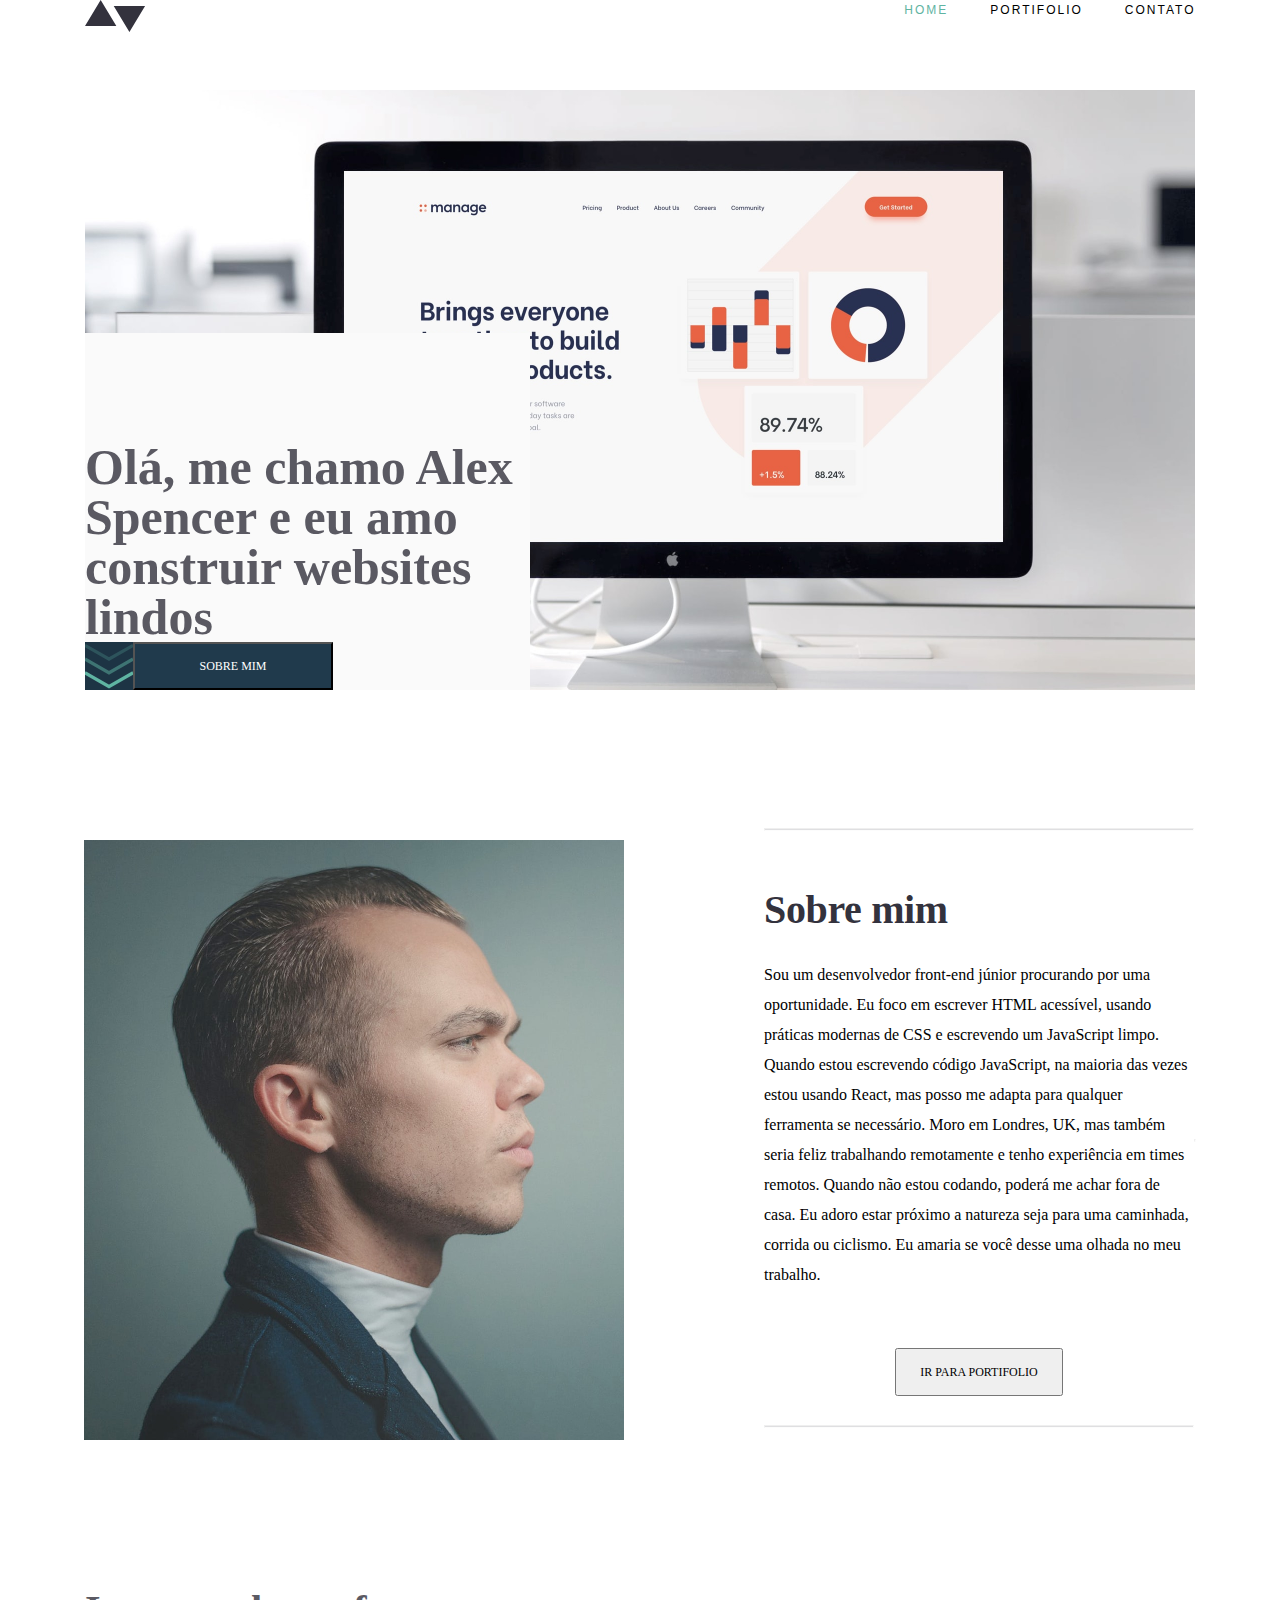
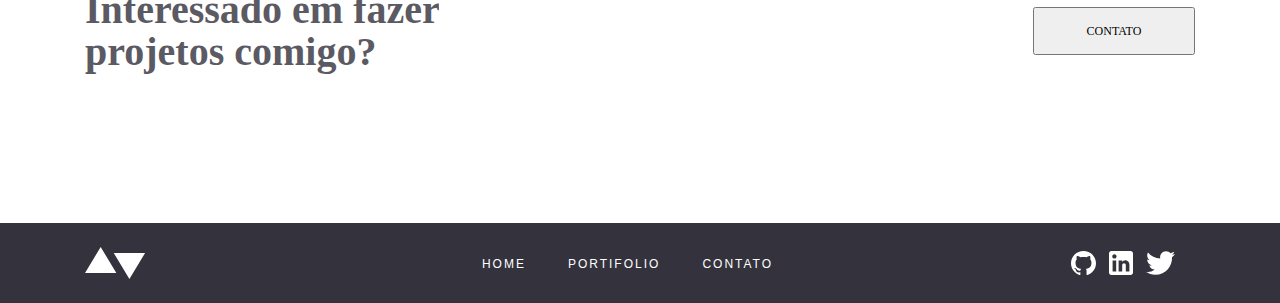
<file: pages/home/index.html>
<!DOCTYPE html>
<html lang="pt-BR">

<head>
    <meta charset="UTF-8">
    <meta http-equiv="X-UA-Compatible" content="IE=edge">
    <meta name="viewport" content="width=device-width, initial-scale=1.0">
    
    <link rel="stylesheet" href="./home.css">
    <link rel="stylesheet" href="../../css/global.css">
    <link rel="stylesheet" href="../../css/header.css">
    <link rel="stylesheet" href="../../css/footer.css">
    <title>Home</title>
</head>

<body>
 

<header>
    <a href="./home.html">
        <img src="../../assets/logo-dark.svg" alt="logo-dark">
    </a>
            <nav>
                <a class="navigation-item active" href="./index.html">HOME</a>
                <a class="navigation-item" href="../portfolio/portifolio.html">PORTIFOLIO</a>
                <a class="navigation-item" href="">CONTATO</a>
            </nav>
</header>

<main>
           <section class="hero">

               <div class="hero_container">
                   <p>Olá, me chamo Alex Spencer e eu amo construir websites lindos</p>
                   
                   <div class="button_container">
                       <img src="../../assets/icons/down-arrows.svg"  alt="down-arrows image" >
                       <a href="#sobre">
                           <button >SOBRE MIM</button>
                       </a>
                    </div>
                    
                    
                    
                </div>
                
            </section> 

            <div class="sobre" id="sobre">
                <img src="../../assets/home/image-homepage-profile.jpg" alt="imageprofile" height="600px" width="540">

                <div class="about">
                    <hr>
                    <p>
                    <h2 class="about-title">Sobre mim</h2>
                    Sou um desenvolvedor front-end júnior procurando por uma oportunidade. Eu foco em escrever HTML
                    acessível, usando práticas modernas de CSS e escrevendo um JavaScript limpo. Quando estou escrevendo
                    código JavaScript, na maioria das vezes estou usando React, mas posso me adapta para qualquer
                    ferramenta
                    se necessário. Moro em Londres, UK, mas também seria feliz trabalhando remotamente e tenho
                    experiência
                    em times remotos. Quando não estou codando, poderá me achar fora de casa. Eu adoro estar próximo a
                    natureza seja para uma caminhada, corrida ou ciclismo. Eu amaria se você desse uma olhada no meu
                    trabalho.
                    </p>
                    <a href="../portfolio/portifolio.html">
                        <button>IR PARA PORTIFOLIO</button>
                    </a>
                    <hr>
                </div>
                <hr>
            </div>

            <div class="contato">
                <p>Interessado em fazer projetos comigo?</p>
                <a href="../home/contato.html">
                    <button>CONTATO</button>
                </a>
            </div>

</main>


<footer >
    <div class="backgroundfooter">
            
                <img src="../../assets/logo-light.svg" alt="logo-light">

            

            <nav class="navigation">
                <a class="navigation-item" href="../home/home.html">HOME</a>
                <a class="navigation-item" href="../portfolio/portifolio.html">PORTIFOLIO</a>
                <a class="navigation-item" href="">CONTATO</a>
            </nav>

            <div class="social-media">
                <img class="social-media-item " src="../../assets/icons/github-light.svg" alt="github">
                <img class="social-media-item " src="../../assets/icons/linkedin-light.svg" alt="linkedin">
                <img class="social-media-item " src="../../assets/icons/twitter-light.svg" alt="twitter">
                
                
            </div>

        </div>
</footer>

</body>

</html>
</file>
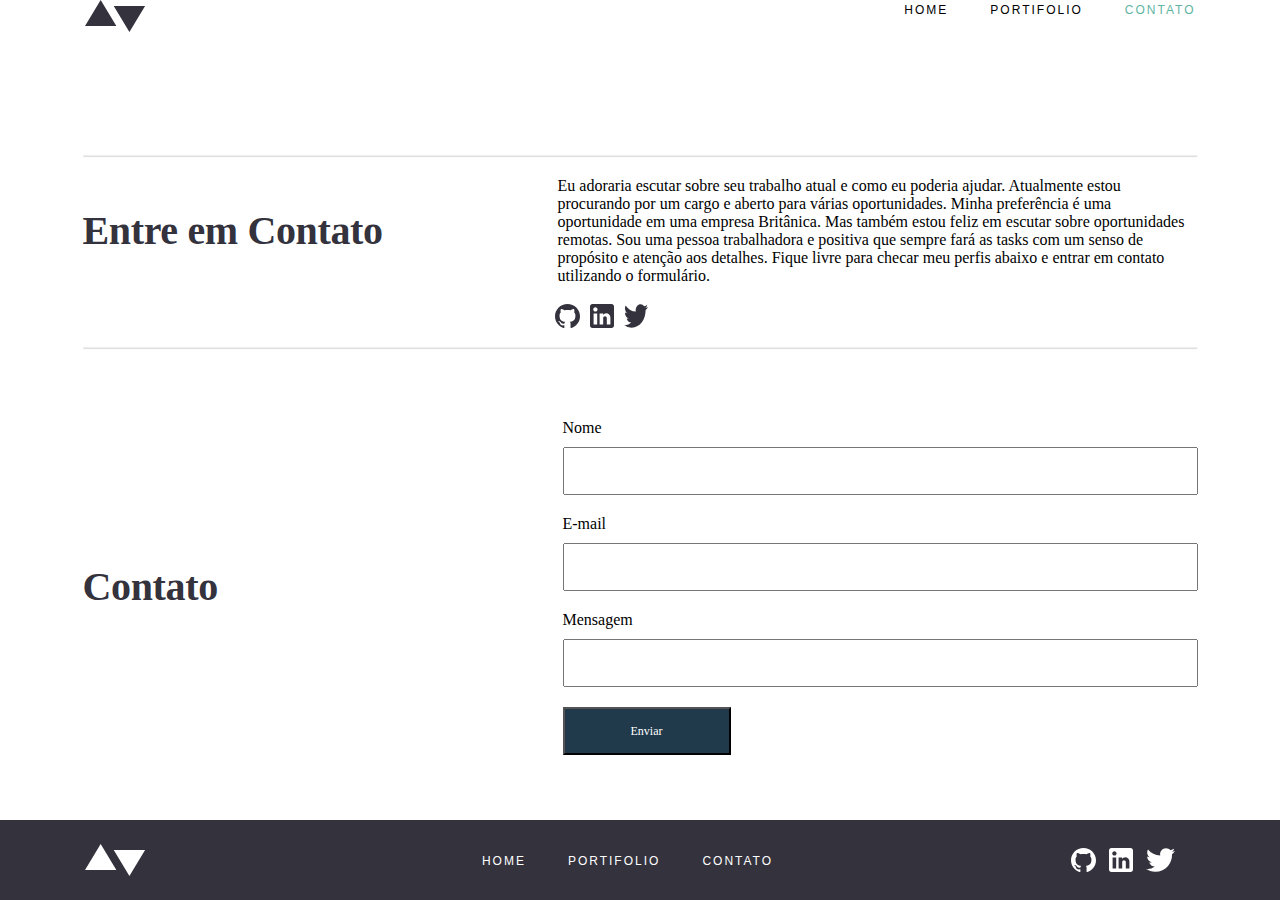
<file: pages/home/contato.html>
<!DOCTYPE html>
<html lang="pt-BR">
  <head>
    <meta charset="UTF-8" />
    <meta http-equiv="X-UA-Compatible" content="IE=edge" />
    <meta name="viewport" content="width=device-width, initial-scale=1.0" />

    <link rel="stylesheet" href="../../css/global.css" />
    <link rel="stylesheet" href="../../css/header.css" />
    <link rel="stylesheet" href="../../css/footer.css" />
    <link rel="stylesheet" href="./contato.css" />
    <title>CONTATO</title>
  </head>

  <body>
    <header>
      <a href="./home.html">
        <img src="../../assets/logo-dark.svg" alt="logo-dark" />
      </a>
      <nav>
        <a class="navigation-item" href="./home.html">HOME</a>
        <a class="navigation-item" href="../portfolio/portifolio.html"
          >PORTIFOLIO</a
        >
        <a class="navigation-item active" href="">CONTATO</a>
      </nav>
    </header>

    <main>
      <hr />
      <div class="contact_container">
        <h2>Entre em Contato</h2>
        <span
          >Eu adoraria escutar sobre seu trabalho atual e como eu poderia
          ajudar. Atualmente estou procurando por um cargo e aberto para várias
          oportunidades. Minha preferência é uma oportunidade em uma empresa
          Britânica. Mas também estou feliz em escutar sobre oportunidades
          remotas. Sou uma pessoa trabalhadora e positiva que sempre fará as
          tasks com um senso de propósito e atenção aos detalhes. Fique livre
          para checar meu perfis abaixo e entrar em contato utilizando o
          formulário.</span
        >
      </div>

      <div class="space_down">
        <img src="../../assets/icons/github-dark.svg" alt="" />
        <img src="../../assets/icons/linkedin-dark.svg" alt="" />
        <img src="../../assets/icons/twitter-dark.svg" alt="" />
      </div>
      <hr />
      <div class="input_container">
        <h2>Contato</h2>
        <div class="contact_inputs">
          <label for="nome">Nome</label>
          <input type="text" />
          <label for="email">E-mail</label>
          <input type="text" />
          <label for="mensagem">Mensagem</label>
          <input type="text" />
          <button>Enviar</button>
        </div>
      </div>
    </main>

    <footer>
      <div class="backgroundfooter">
        <img src="../../assets/logo-light.svg" alt="logo-light" />

        <nav class="navigation">
          <a class="navigation-item" href="../home/home.html">HOME</a>
          <a class="navigation-item" href="../portfolio/portifolio.html"
            >PORTIFOLIO</a
          >
          <a class="navigation-item" href="">CONTATO</a>
        </nav>

        <div class="social-media">
          <img
            class="social-media-item"
            src="../../assets/icons/github-light.svg"
            alt="github"
          />
          <img
            class="social-media-item"
            src="../../assets/icons/linkedin-light.svg"
            alt="linkedin"
          />
          <img
            class="social-media-item"
            src="../../assets/icons/twitter-light.svg"
            alt="twitter"
          />
        </div>
      </div>
    </footer>
  </body>
</html>
</file>
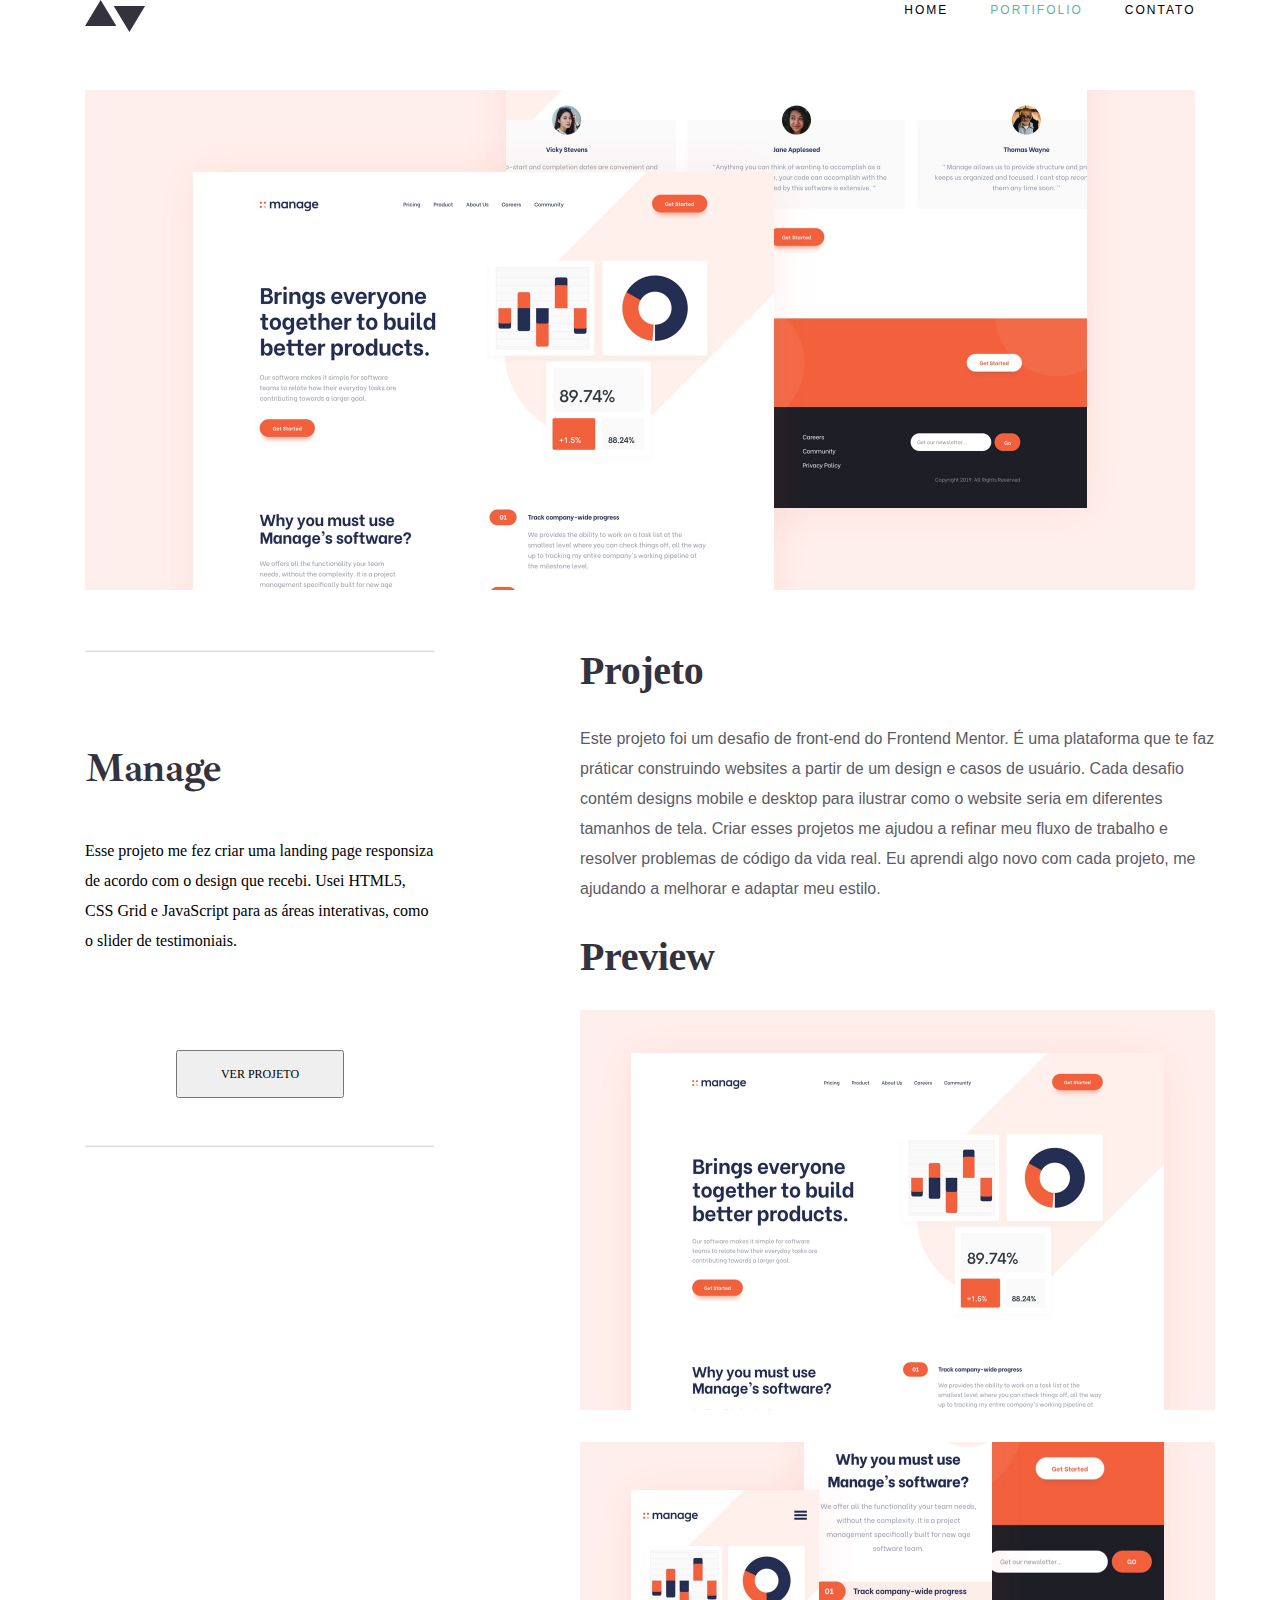
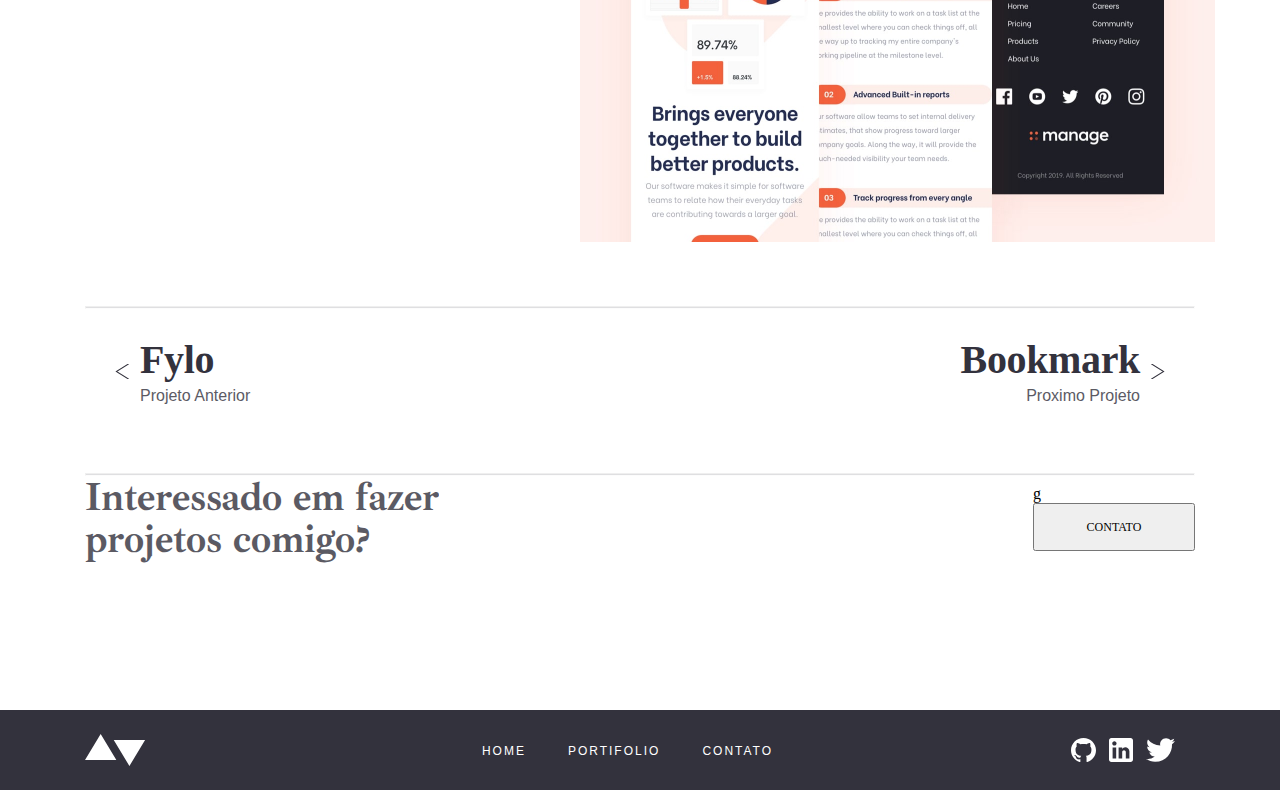
<file: pages/portfolio-01-manage/manage.html>
<!DOCTYPE html>
<html lang="pt-BR">
  <head>
    <meta charset="UTF-8" />
    <meta name="viewport" content="width=device-width, initial-scale=1.0" />
    <link rel="preconnect" href="https://fonts.googleapis.com">
    <link rel="preconnect" href="https://fonts.gstatic.com" crossorigin>
    <link href="https://fonts.googleapis.com/css2?family=Ibarra+Real+Nova:ital,wght@0,400..700;1,400..700&display=swap" rel="stylesheet">
    <link rel="stylesheet" href="./manage.css" />
    <link rel="stylesheet" href="../../css/global.css" />
    <link rel="stylesheet" href="../../css/header.css" />
    <link rel="stylesheet" href="../../css/footer.css" />

    <title>Manage</title>
  </head>
  <body>
    <header>
      <a href="../home/home.html">
        <img src="../../assets/logo-dark.svg" alt="logo-dark" />
      </a>
      <nav>
        <a class="navigation-item" href="../home/home.html">HOME</a>
        <a class="navigation-item active" href="../portfolio/portifolio.html"
          >PORTIFOLIO</a
        >
        <a class="navigation-item" href="">CONTATO</a>
      </nav>
    </header>


    <main>
      <img
        src="../../assets/portfolio/manage/image-manage-hero.jpg"
        height="500px"
        width="1110px"
        alt="image_manage_hero"
      />

      <section class="main_section">
        <aside >
          
            <hr>
            <p>
            <h2>Manage</h2>
            Esse projeto me fez criar uma landing page responsiza de acordo com o design que recebi. Usei HTML5, CSS Grid e JavaScript para as áreas interativas, como o slider de testimoniais.
            
            </p>
            <a href="../portfolio-01-manage/manage.html">
              <button>VER PROJETO</button>
            </a>
            <hr> 
    
        </aside>

        <div class="main_previews">
          <h2>Projeto</h2>
          <p>
            Este projeto foi um desafio de front-end do Frontend Mentor. É uma
            plataforma que te faz práticar construindo websites a partir de um
            design e casos de usuário. Cada desafio contém designs mobile e
            desktop para ilustrar como o website seria em diferentes tamanhos de
            tela. Criar esses projetos me ajudou a refinar meu fluxo de trabalho
            e resolver problemas de código da vida real. Eu aprendi algo novo
            com cada projeto, me ajudando a melhorar e adaptar meu estilo.
          </p>
          <h2>Preview</h2>
          <img
            src="../../assets/portfolio/manage/image-manage-preview-1.jpg"
            alt="image preview 1"
            width="635px"
          />
          <img
            src="../../assets/portfolio/manage/image-manage-preview-2.jpg"
            alt="image preview 2"
            width="635px"
          />
        </div>
      </section>
      <hr>


      <section class="carousel">
        
        <div class="container_carousel  ">
          <a href="../portfolio-04-fylo/fylo.html">
          <img src="../../assets/icons/arrow-left.svg" alt="arrow left" >
          </a>
            <div class="title_carousel left">
              <h2>Fylo</h2>
              <p>Projeto Anterior</p>
            </div>   
        </div>
       
        <div class="container_carousel ">
          <div class="title_carousel right">
            <h2>Bookmark</h2>
            <p>Proximo Projeto</p>
          </div>
          <a href="../portfolio-02-bookmark/bookmark.html">
            <img src="../../assets/icons/arrow-right.svg" alt="arrow right" >
          </a>
        </div>
      </section>
      <hr>

      <section class="contato">
        <p>Interessado em fazer projetos comigo?</p>
        <a href="../home/contato.html">g
          <button>CONTATO</button>
        </a>
      </section>
    </main>
    <footer >
      <div class="backgroundfooter">
              
                  <img src="../../assets/logo-light.svg" alt="logo-light">
  
              
  
              <nav class="navigation">
                  <a class="navigation-item" href="../home/home.html">HOME</a>
                  <a class="navigation-item" href="../portfolio/portifolio.html">PORTIFOLIO</a>
                  <a class="navigation-item" href="">CONTATO</a>
              </nav>
  
              <div class="social-media">
                  <img class="social-media-item " src="../../assets/icons/github-light.svg" alt="github">
                  <img class="social-media-item " src="../../assets/icons/linkedin-light.svg" alt="linkedin">
                  <img class="social-media-item " src="../../assets/icons/twitter-light.svg" alt="twitter">
                  
                  
              </div>
  
          </div>
  </footer>
  </body>
</html>
</file>
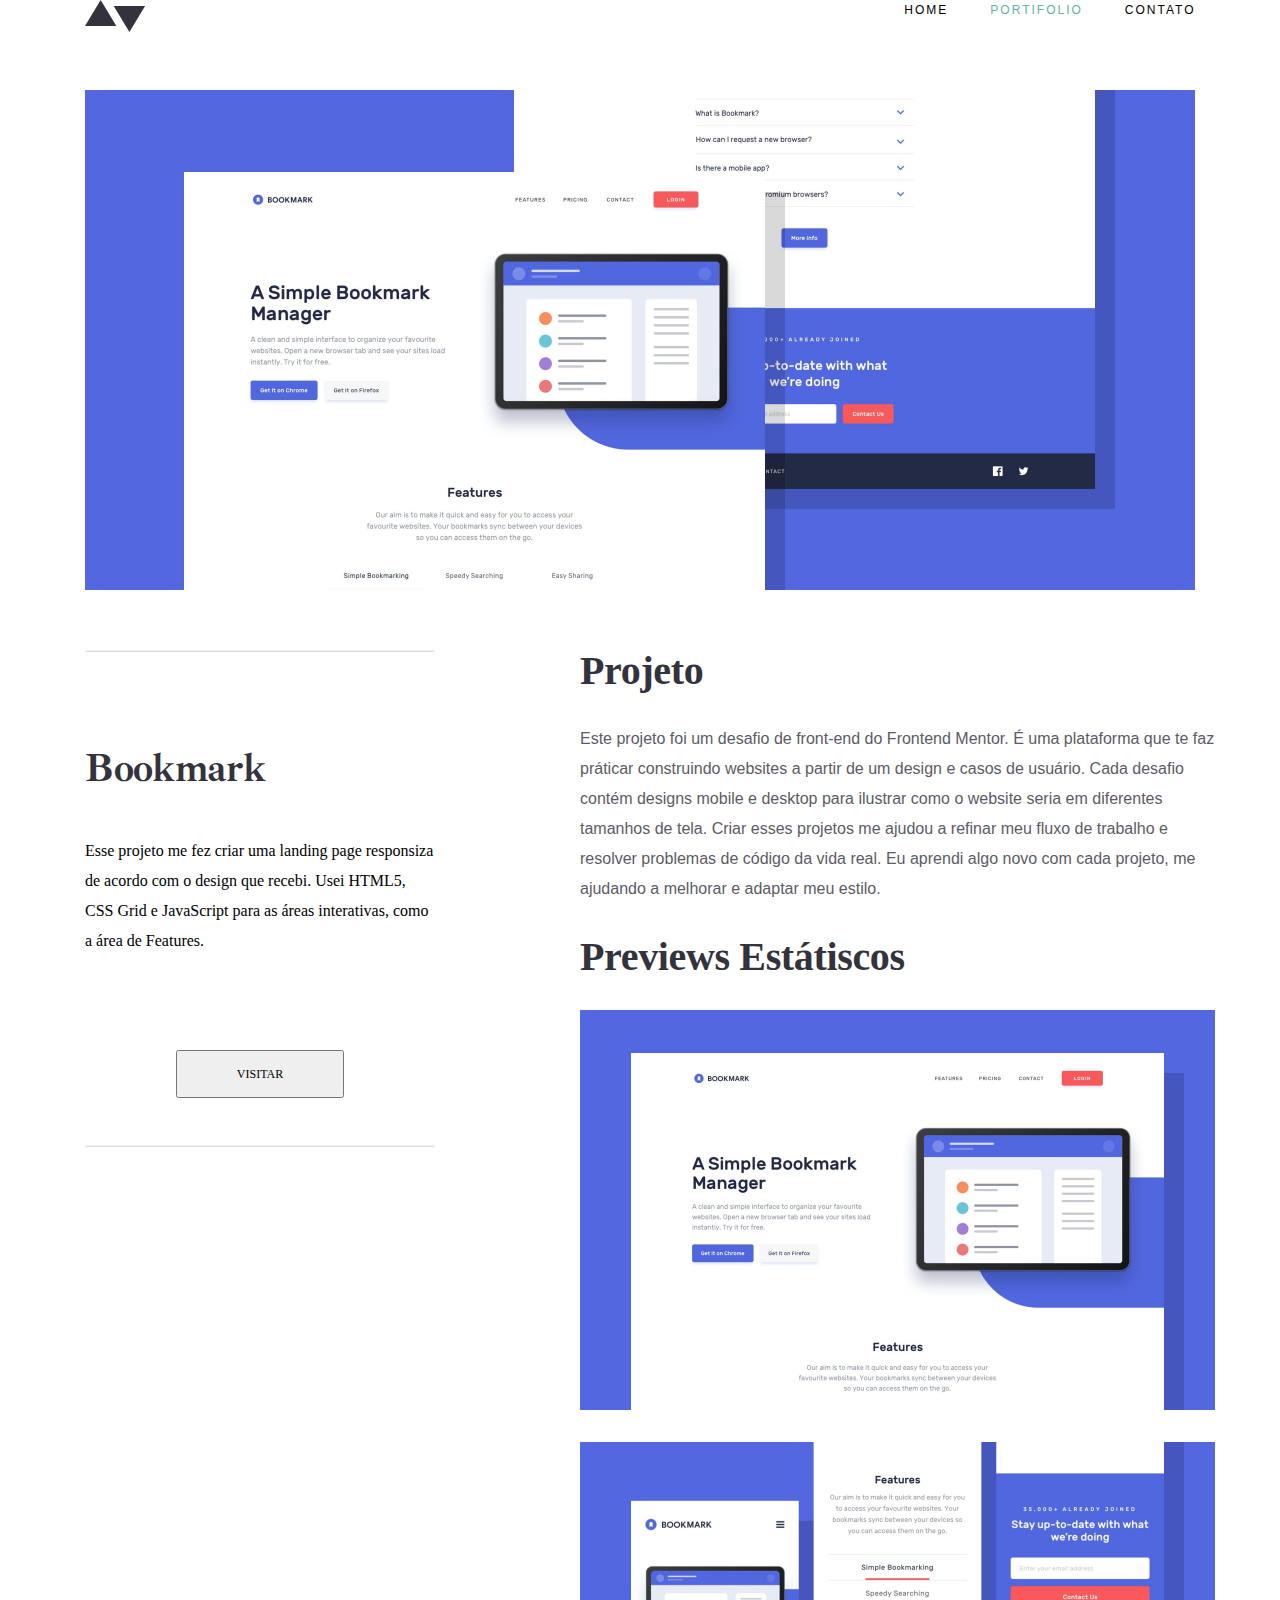
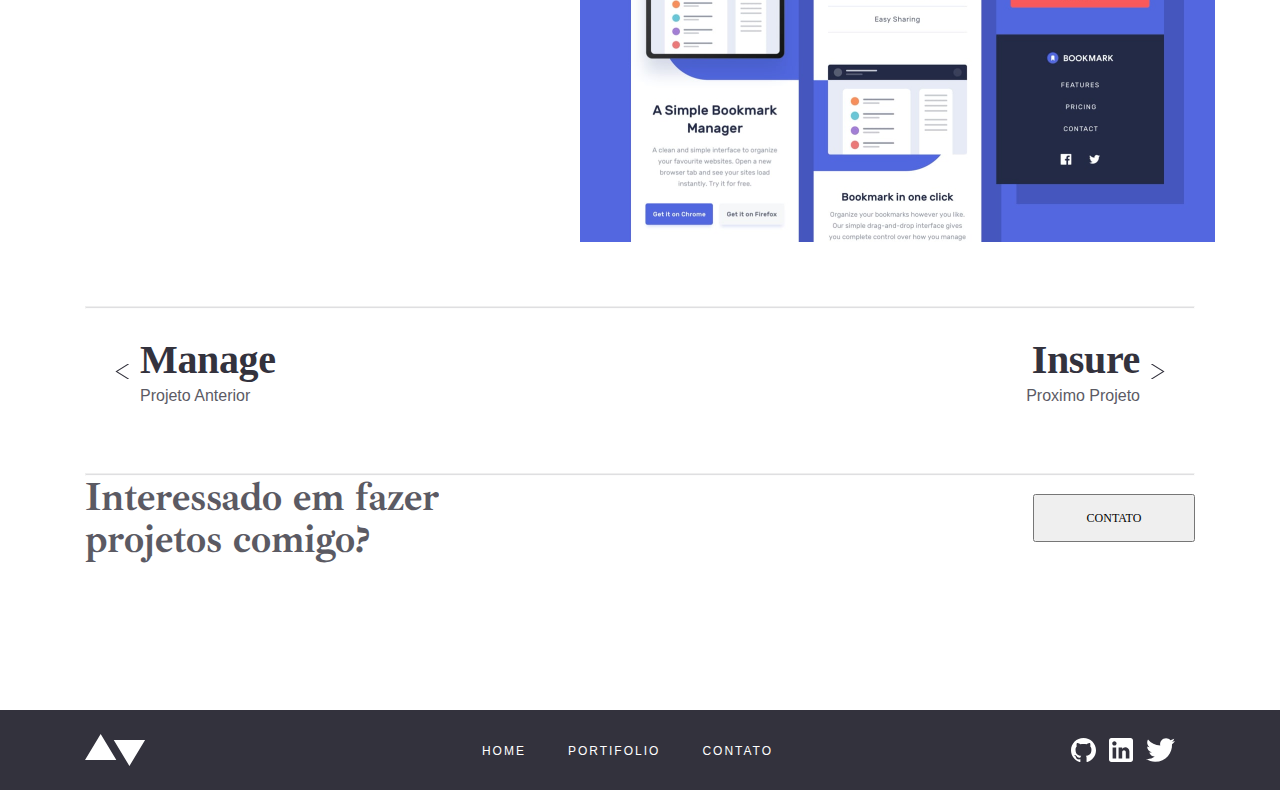
<file: pages/portfolio-02-bookmark/bookmark.html>
<!DOCTYPE html>
<html lang="pt-BR">
  <head>
    <meta charset="UTF-8" />
    <meta name="viewport" content="width=device-width, initial-scale=1.0" />
    <link rel="preconnect" href="https://fonts.googleapis.com">
    <link rel="preconnect" href="https://fonts.gstatic.com" crossorigin>
    <link href="https://fonts.googleapis.com/css2?family=Ibarra+Real+Nova:ital,wght@0,400..700;1,400..700&display=swap" rel="stylesheet">
    <link rel="stylesheet" href="../portfolio-01-manage/manage.css" />
    <link rel="stylesheet" href="../../css/global.css" />
    <link rel="stylesheet" href="../../css/header.css" />
    <link rel="stylesheet" href="../../css/footer.css" />

    <title>Bookmark</title>
  </head>
  <body>
    <header>
      <a href="../home/home.html">
        <img src="../../assets/logo-dark.svg" alt="logo-dark" />
      </a>
      <nav>
        <a class="navigation-item" href="../home/home.html">HOME</a>
        <a class="navigation-item active" href="../portfolio/portifolio.html"
          >PORTIFOLIO</a
        >
        <a class="navigation-item" href="">CONTATO</a>
      </nav>
    </header>
    <main>
      <img
        src="../../assets/portfolio/bookmark/image-bookmark-hero.jpg"
        height="500px"
        width="1110px"
        alt="image_bookmark_hero"
      />

      <section class="main_section">
        <aside >
          
            <hr>
            <p>
            <h2>Bookmark</h2>
            Esse projeto me fez criar uma landing page responsiza de acordo com o design que recebi. Usei HTML5, CSS Grid e JavaScript para as áreas interativas, como a área de Features.
            
            </p>
            <a href="../portfolio-02-bookmark/bookmark.html">
              <button>VISITAR</button>
            </a>
            <hr> 
    
        </aside>

        <div class="main_previews">
          <h2>Projeto</h2>
          <p>
            Este projeto foi um desafio de front-end do Frontend Mentor. É uma
            plataforma que te faz práticar construindo websites a partir de um
            design e casos de usuário. Cada desafio contém designs mobile e
            desktop para ilustrar como o website seria em diferentes tamanhos de
            tela. Criar esses projetos me ajudou a refinar meu fluxo de trabalho
            e resolver problemas de código da vida real. Eu aprendi algo novo
            com cada projeto, me ajudando a melhorar e adaptar meu estilo.
          </p>
          <h2>Previews Estátiscos</h2>
          <img
            src="../../assets/portfolio/bookmark/image-bookmark-preview-1.jpg"
            alt="image preview 1"
            width="635px"
          />
          <img
            src="../../assets/portfolio/bookmark/image-bookmark-preview-2.jpg"
            alt="image preview 2"
            width="635px"
          />
        </div>
      </section>
      
      <hr>

      <section class="carousel">
        <div class="container_carousel  ">
          <a href="../portfolio-01-manage/manage.html">
          <img src="../../assets/icons/arrow-left.svg" alt="arrow left" >
          </a>
            <div class="title_carousel left">
              <h2>Manage</h2>
              <p>Projeto Anterior</p>
            </div>
        </div>
       
        <div class="container_carousel ">
          <div class="title_carousel right">
            <h2>Insure</h2>
            <p>Proximo Projeto</p>
          </div>
         <a href="../portfolio-03-insure/insure.html">
           <img src="../../assets/icons/arrow-right.svg" alt="arrow right" >
         </a>
        </div>
      </section>
      <hr>

      <section class="contato">
        <p>Interessado em fazer projetos comigo?</p>
        <button>CONTATO</button>
      </section>
    </main>
    <footer >
      <div class="backgroundfooter">
              
                  <img src="../../assets/logo-light.svg" alt="logo-light">
  
              
  
              <nav class="navigation">
                  <a class="navigation-item" href="../home/home.html">HOME</a>
                  <a class="navigation-item" href="../portfolio/portifolio.html">PORTIFOLIO</a>
                  <a class="navigation-item" href="">CONTATO</a>
              </nav>
  
              <div class="social-media">
                  <img class="social-media-item " src="../../assets/icons/github-light.svg" alt="github">
                  <img class="social-media-item " src="../../assets/icons/linkedin-light.svg" alt="linkedin">
                  <img class="social-media-item " src="../../assets/icons/twitter-light.svg" alt="twitter">
                  
                  
              </div>
  
          </div>
  </footer>
  </body>
</html>
</file>
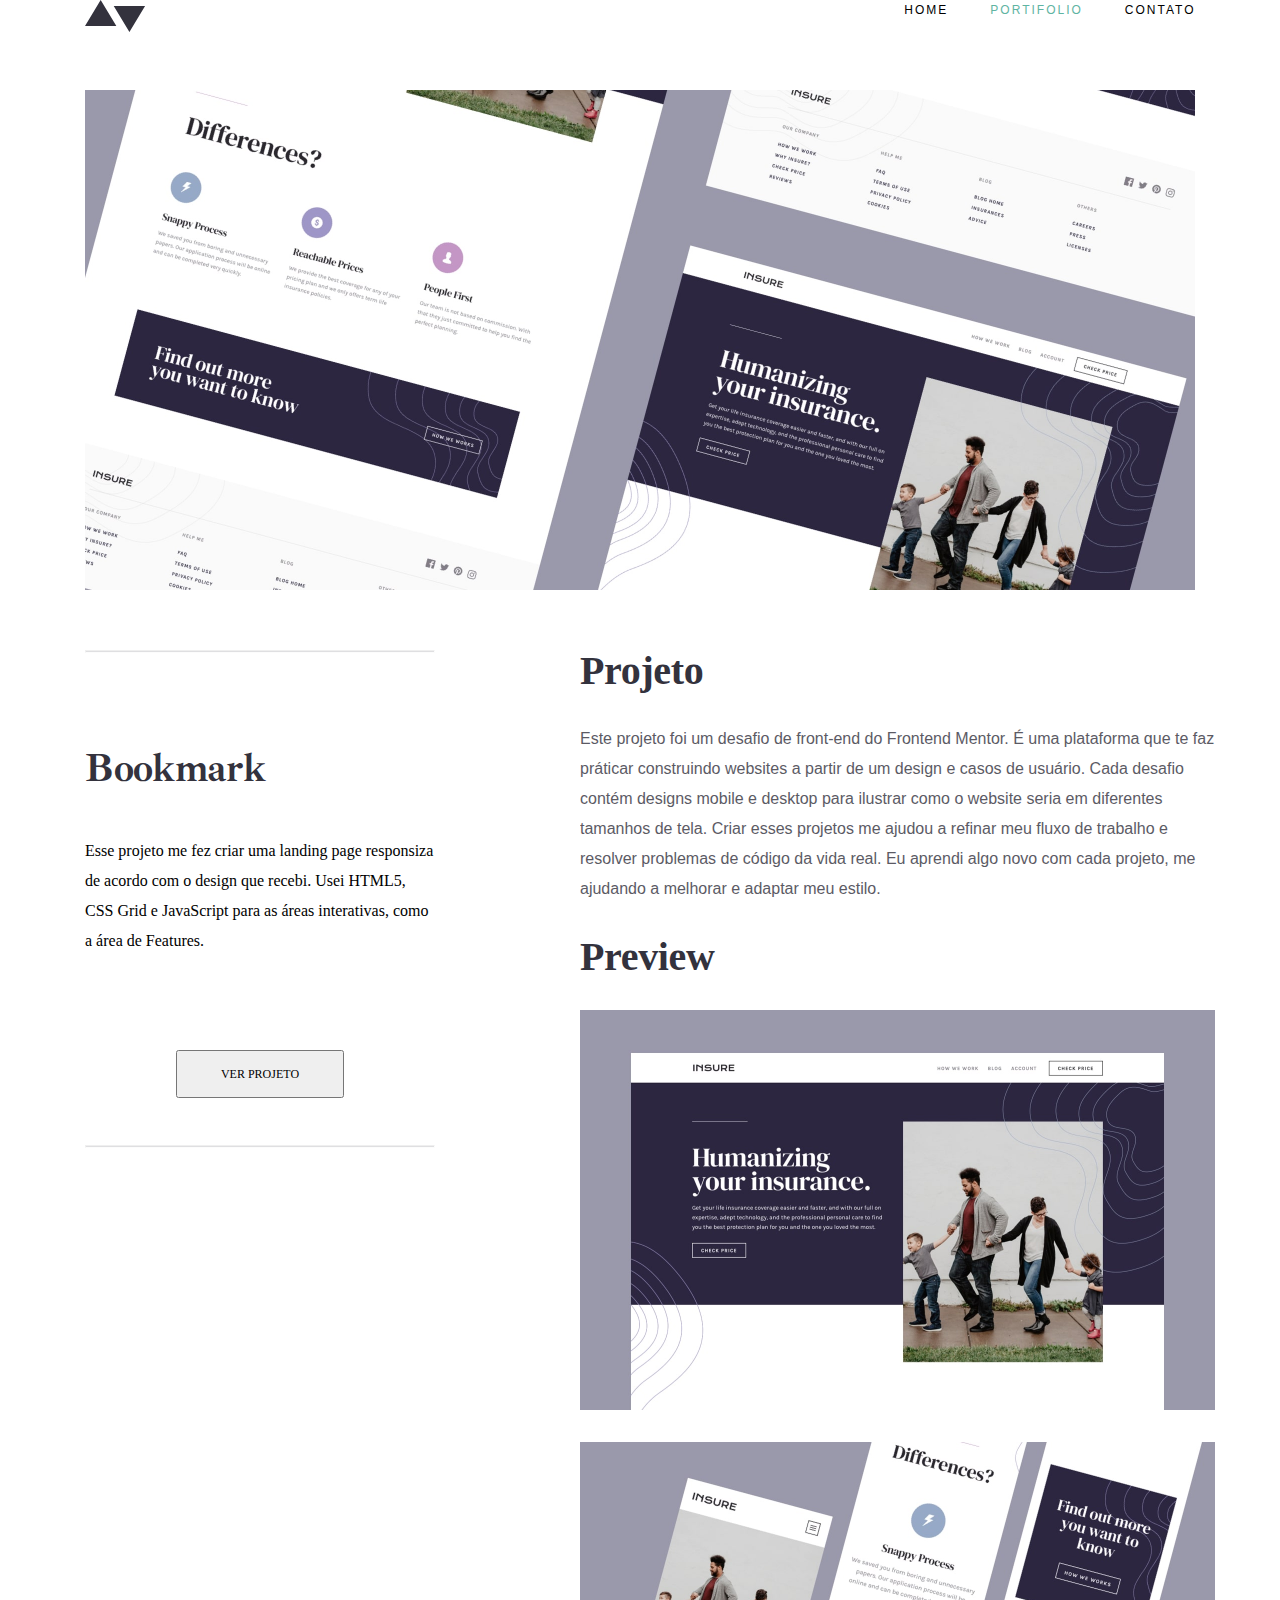
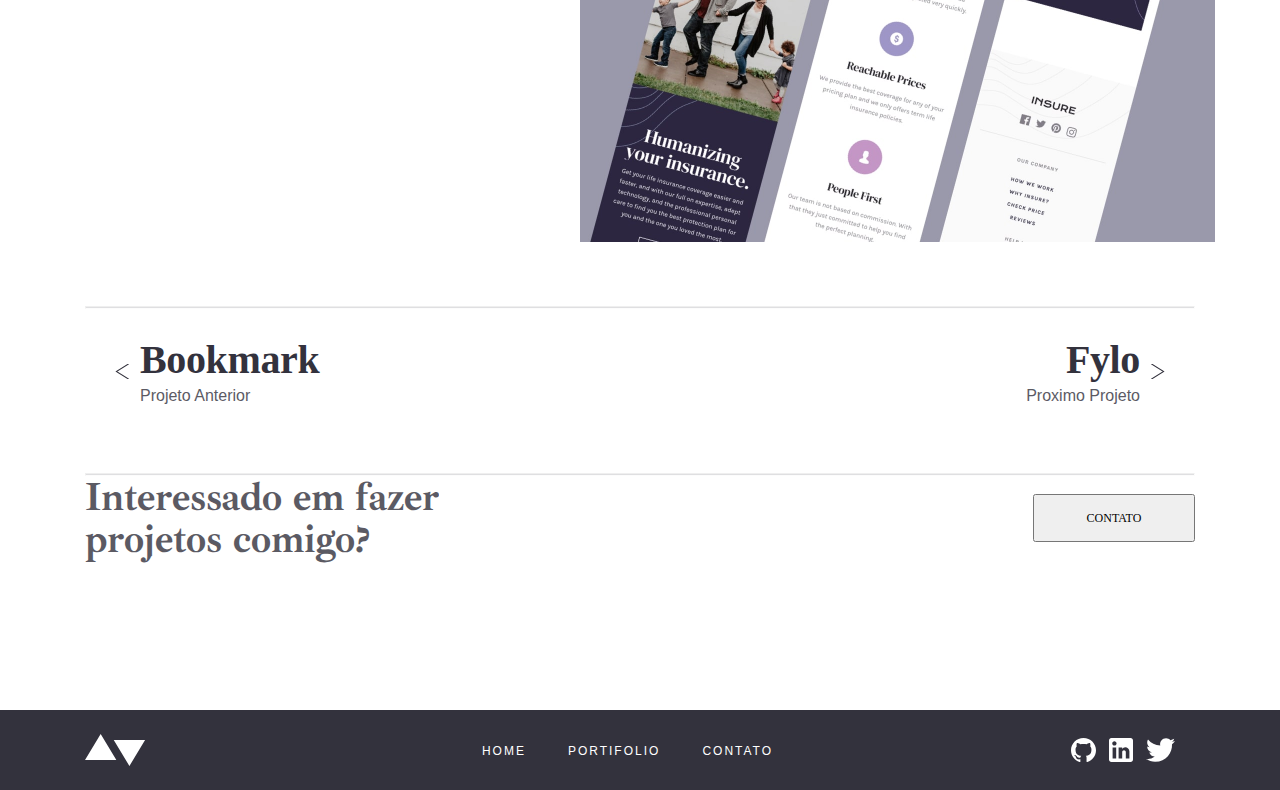
<file: pages/portfolio-03-insure/insure.html>
<!DOCTYPE html>
<html lang="pt-BR">
  <head>
    <meta charset="UTF-8" />
    <meta name="viewport" content="width=device-width, initial-scale=1.0" />
    <link rel="preconnect" href="https://fonts.googleapis.com">
    <link rel="preconnect" href="https://fonts.gstatic.com" crossorigin>
    <link href="https://fonts.googleapis.com/css2?family=Ibarra+Real+Nova:ital,wght@0,400..700;1,400..700&display=swap" rel="stylesheet">
    <link rel="stylesheet" href="../portfolio-01-manage/manage.css" />
    <link rel="stylesheet" href="../../css/global.css" />
    <link rel="stylesheet" href="../../css/header.css" />
    <link rel="stylesheet" href="../../css/footer.css" />

    <title>Insure</title>
  </head>
  <body>
    <header>
      <a href="../home/home.html">
        <img src="../../assets/logo-dark.svg" alt="logo-dark" />
      </a>
      <nav>
        <a class="navigation-item" href="../home/home.html">HOME</a>
        <a class="navigation-item active" href="../portfolio/portifolio.html"
          >PORTIFOLIO</a
        >
        <a class="navigation-item" href="">CONTATO</a>
      </nav>
    </header>
    <main>
      <img
        src="../../assets/portfolio/insure/image-insure-hero.jpg"
        height="500px"
        width="1110px"
        alt="image_bookmark_hero"
      />

      <section class="main_section">
        <aside >
          
            <hr>
            <p>
            <h2>Bookmark</h2>
            Esse projeto me fez criar uma landing page responsiza de acordo com o design que recebi. Usei HTML5, CSS Grid e JavaScript para as áreas interativas, como a área de Features.
            
            </p>
            <a href="../portfolio-02-bookmark/bookmark.html">
              <button>VER PROJETO</button>
            </a>
            <hr> 
    
        </aside>

        <div class="main_previews">
          <h2>Projeto</h2>
          <p>
            Este projeto foi um desafio de front-end do Frontend Mentor. É uma
            plataforma que te faz práticar construindo websites a partir de um
            design e casos de usuário. Cada desafio contém designs mobile e
            desktop para ilustrar como o website seria em diferentes tamanhos de
            tela. Criar esses projetos me ajudou a refinar meu fluxo de trabalho
            e resolver problemas de código da vida real. Eu aprendi algo novo
            com cada projeto, me ajudando a melhorar e adaptar meu estilo.
          </p>
          <h2>Preview</h2>
          <img
            src="../../assets/portfolio/insure/image-insure-preview-1.jpg"
            alt="image preview 1"
            width="635px"
          />
          <img
            src="../../assets/portfolio/insure/image-insure-preview-2.jpg"
            alt="image preview 2"
            width="635px"
          />
        </div>
      </section>
      
      <hr>
      <section class="carousel">
        
        <div class="container_carousel  ">
          
          <a href="../portfolio-02-bookmark/bookmark.html">
          <img src="../../assets/icons/arrow-left.svg" alt="arrow left" >
          </a>
            <div class="title_carousel left">
              <h2>Bookmark</h2>
              <p>Projeto Anterior</p>
            </div>
            
        </div>
       
        <div class="container_carousel ">
          <div class="title_carousel right">
            <h2>Fylo</h2>
            <p>Proximo Projeto</p>
          </div>
         <a href="../portfolio-04-fylo/fylo.html">
           <img src="../../assets/icons/arrow-right.svg" alt="arrow right" >
         </a>
        </div>
      </section>
      <hr>

      <section class="contato">
        <p>Interessado em fazer projetos comigo?</p>
        <button>CONTATO</button>
      </section>
    </main>
    <footer >
      <div class="backgroundfooter">
              
                  <img src="../../assets/logo-light.svg" alt="logo-light">
  
              
  
              <nav class="navigation">
                  <a class="navigation-item" href="../home/home.html">HOME</a>
                  <a class="navigation-item" href="../portfolio/portifolio.html">PORTIFOLIO</a>
                  <a class="navigation-item" href="">CONTATO</a>
              </nav>
  
              <div class="social-media">
                  <img class="social-media-item " src="../../assets/icons/github-light.svg" alt="github">
                  <img class="social-media-item " src="../../assets/icons/linkedin-light.svg" alt="linkedin">
                  <img class="social-media-item " src="../../assets/icons/twitter-light.svg" alt="twitter">
                  
                  
              </div>
  
          </div>
  </footer>
  </body>
</html>
</file>
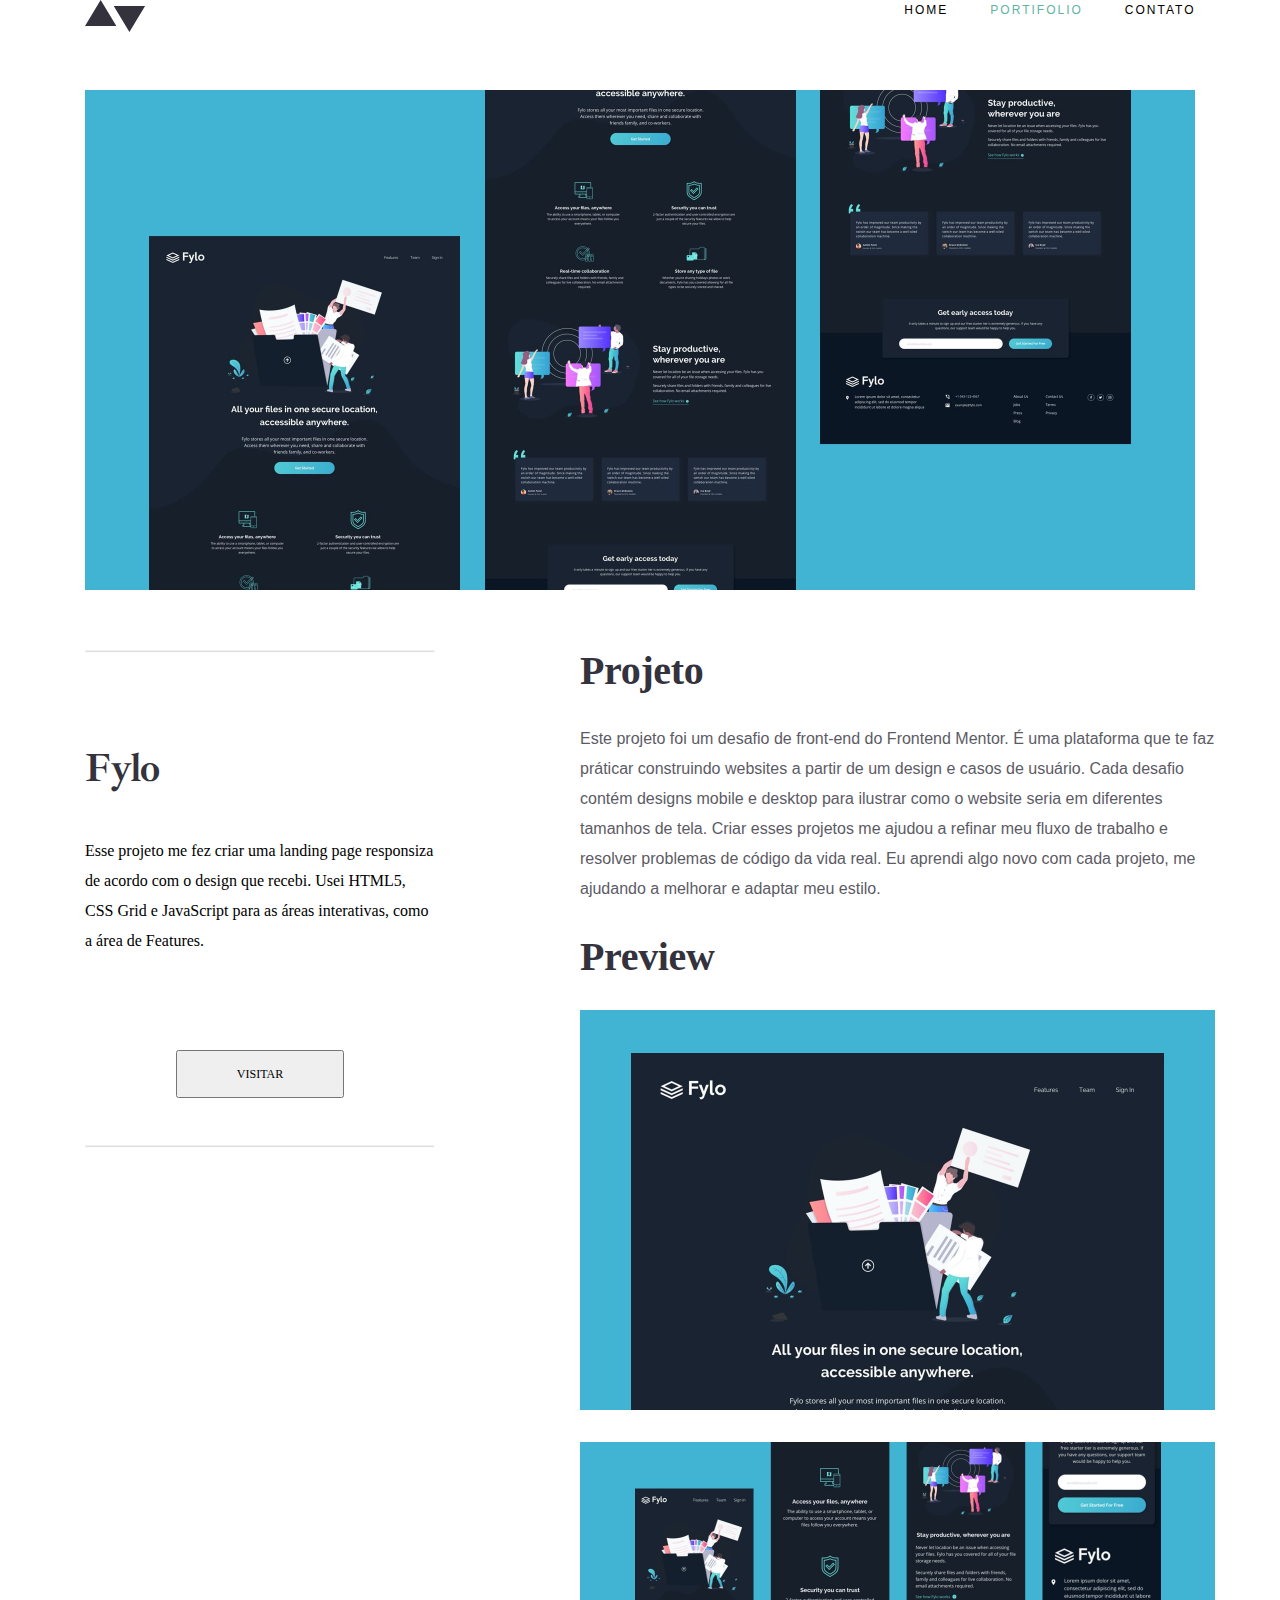
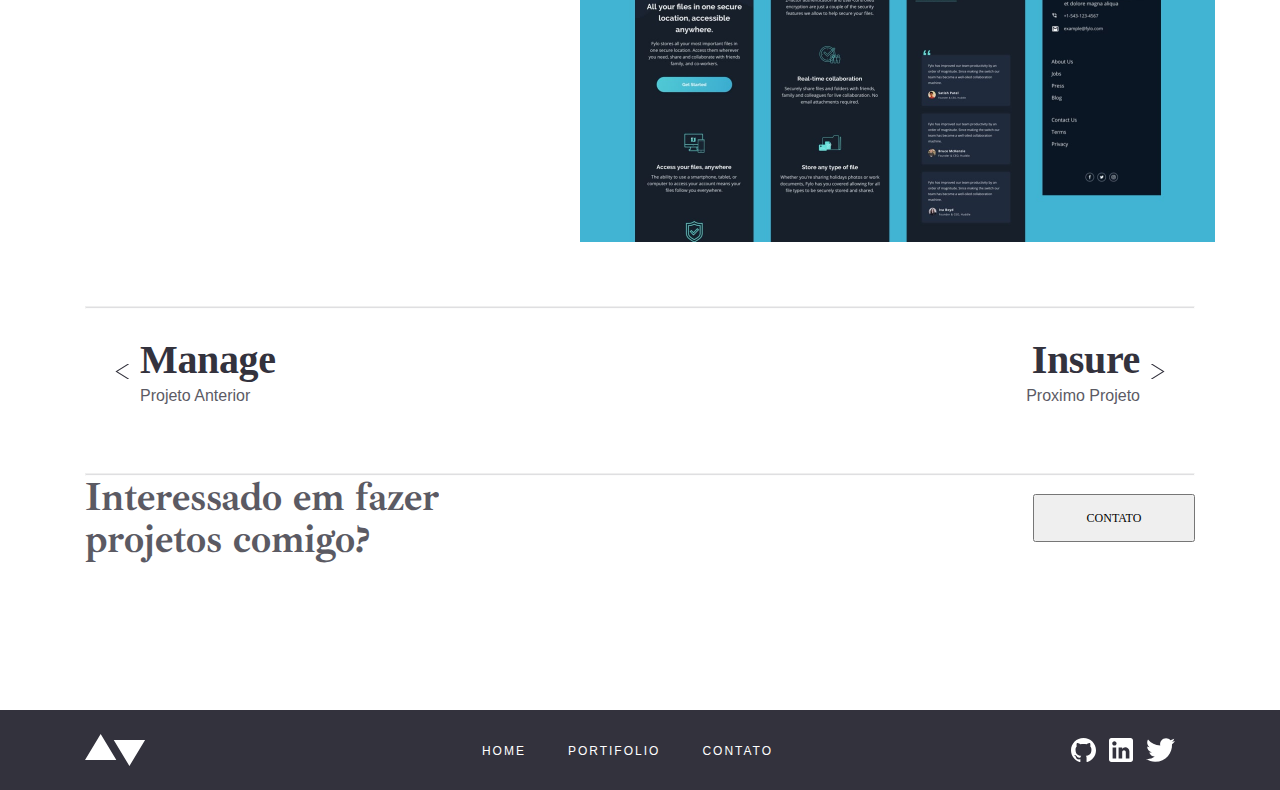
<file: pages/portfolio-04-fylo/fylo.html>
<!DOCTYPE html>
<html lang="pt-BR">
  <head>
    <meta charset="UTF-8" />
    <meta name="viewport" content="width=device-width, initial-scale=1.0" />
    <link rel="preconnect" href="https://fonts.googleapis.com">
    <link rel="preconnect" href="https://fonts.gstatic.com" crossorigin>
    <link href="https://fonts.googleapis.com/css2?family=Ibarra+Real+Nova:ital,wght@0,400..700;1,400..700&display=swap" rel="stylesheet">
    <link rel="stylesheet" href="../portfolio-01-manage/manage.css" />
    <link rel="stylesheet" href="../../css/global.css" />
    <link rel="stylesheet" href="../../css/header.css" />
    <link rel="stylesheet" href="../../css/footer.css" />

    <title>Bookmark</title>
  </head>
  <body>
    <header>
      <a href="../home/home.html">
        <img src="../../assets/logo-dark.svg" alt="logo-dark" />
      </a>
      <nav>
        <a class="navigation-item" href="../home/home.html">HOME</a>
        <a class="navigation-item active" href="../portfolio/portifolio.html"
          >PORTIFOLIO</a
        >
        <a class="navigation-item" href="">CONTATO</a>
      </nav>
    </header>

    <main>
      <img
        src="../../assets/portfolio/fylo/image-fylo-hero.jpg"
        height="500px"
        width="1110px"
        alt="image_fylo_hero"
      />

      <section class="main_section">
        <aside >
            <hr>
            <p>
            <h2>Fylo</h2>
            Esse projeto me fez criar uma landing page responsiza de acordo com o design que recebi. Usei HTML5, CSS Grid e JavaScript para as áreas interativas, como a área de Features.
            
            </p>
            <a href="../portfolio-04-fylo/fylo.html">
              <button>VISITAR</button>
            </a>
            <hr> 
        </aside>

        <div class="main_previews">
          <h2>Projeto</h2>
          <p>
            Este projeto foi um desafio de front-end do Frontend Mentor. É uma
            plataforma que te faz práticar construindo websites a partir de um
            design e casos de usuário. Cada desafio contém designs mobile e
            desktop para ilustrar como o website seria em diferentes tamanhos de
            tela. Criar esses projetos me ajudou a refinar meu fluxo de trabalho
            e resolver problemas de código da vida real. Eu aprendi algo novo
            com cada projeto, me ajudando a melhorar e adaptar meu estilo.
          </p>
          <h2>Preview</h2>
          <img
            src="../../assets/portfolio/fylo/image-fylo-preview-1.jpg"
            alt="image preview 1"
            width="635px"
          />
          <img
            src="../../assets/portfolio/fylo/image-fylo-preview-2.jpg"
            alt="image preview 2"
            width="635px"
          />
        </div>
      </section>
      
      <hr>
      <section class="carousel">
        
        <div class="container_carousel  ">
          
          <a href="../portfolio-01-manage/manage.html">
          <img src="../../assets/icons/arrow-left.svg" alt="arrow left" >
          </a>
            <div class="title_carousel left">
              <h2>Manage</h2>
              <p>Projeto Anterior</p>
            </div>
            
        </div>
       
        <div class="container_carousel ">
          <div class="title_carousel right">
            <h2>Insure</h2>
            <p>Proximo Projeto</p>
          </div>
         <a href="../portfolio-03-insure/insure.html">
           <img src="../../assets/icons/arrow-right.svg" alt="arrow right" >
         </a>
        </div>
      </section>
      <hr>

      <section class="contato">
        <p>Interessado em fazer projetos comigo?</p>
        <button>CONTATO</button>
      </section>
    </main>
    <footer >
      <div class="backgroundfooter">
              
                  <img src="../../assets/logo-light.svg" alt="logo-light">
  
              
  
              <nav class="navigation">
                  <a class="navigation-item" href="../home/home.html">HOME</a>
                  <a class="navigation-item" href="../portfolio/portifolio.html">PORTIFOLIO</a>
                  <a class="navigation-item" href="">CONTATO</a>
              </nav>
  
              <div class="social-media">
                  <img class="social-media-item " src="../../assets/icons/github-light.svg" alt="github">
                  <img class="social-media-item " src="../../assets/icons/linkedin-light.svg" alt="linkedin">
                  <img class="social-media-item " src="../../assets/icons/twitter-light.svg" alt="twitter">
                  
                  
              </div>
  
          </div>
  </footer>
  </body>
</html>
</file>
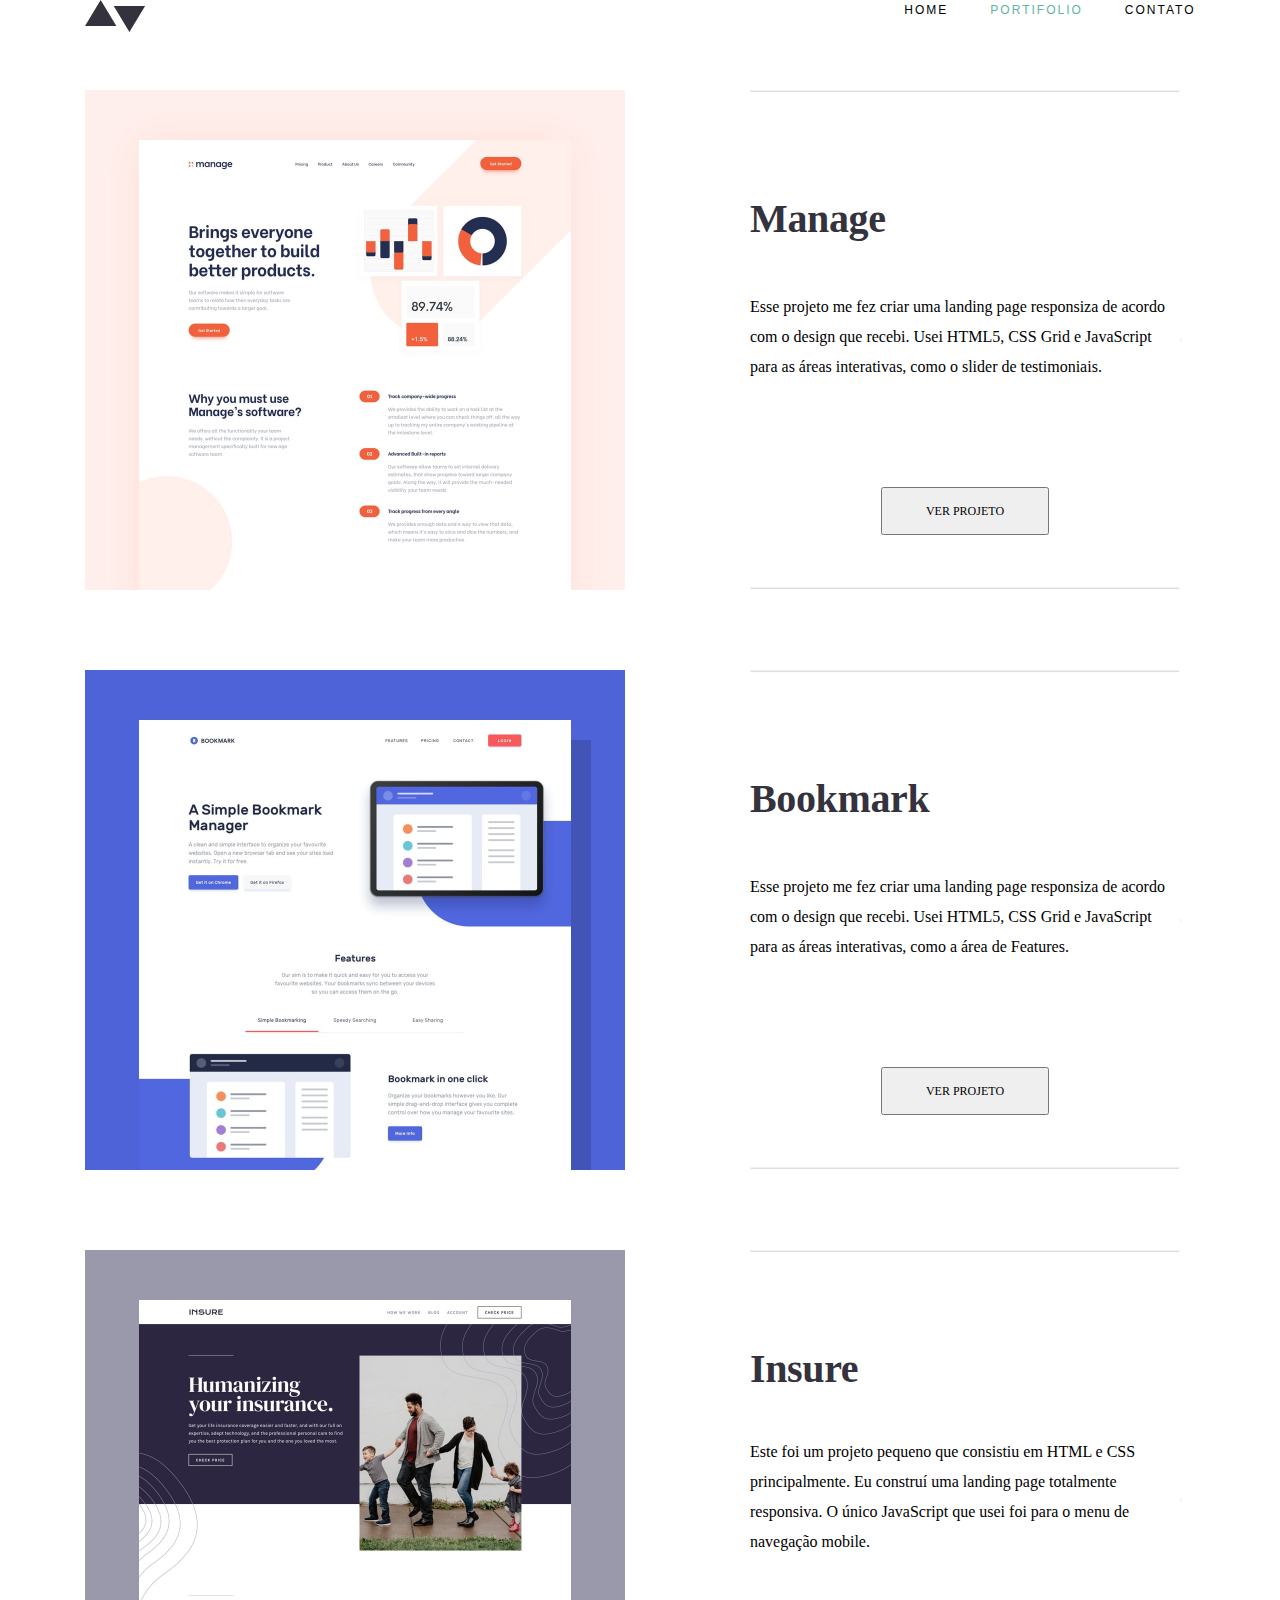
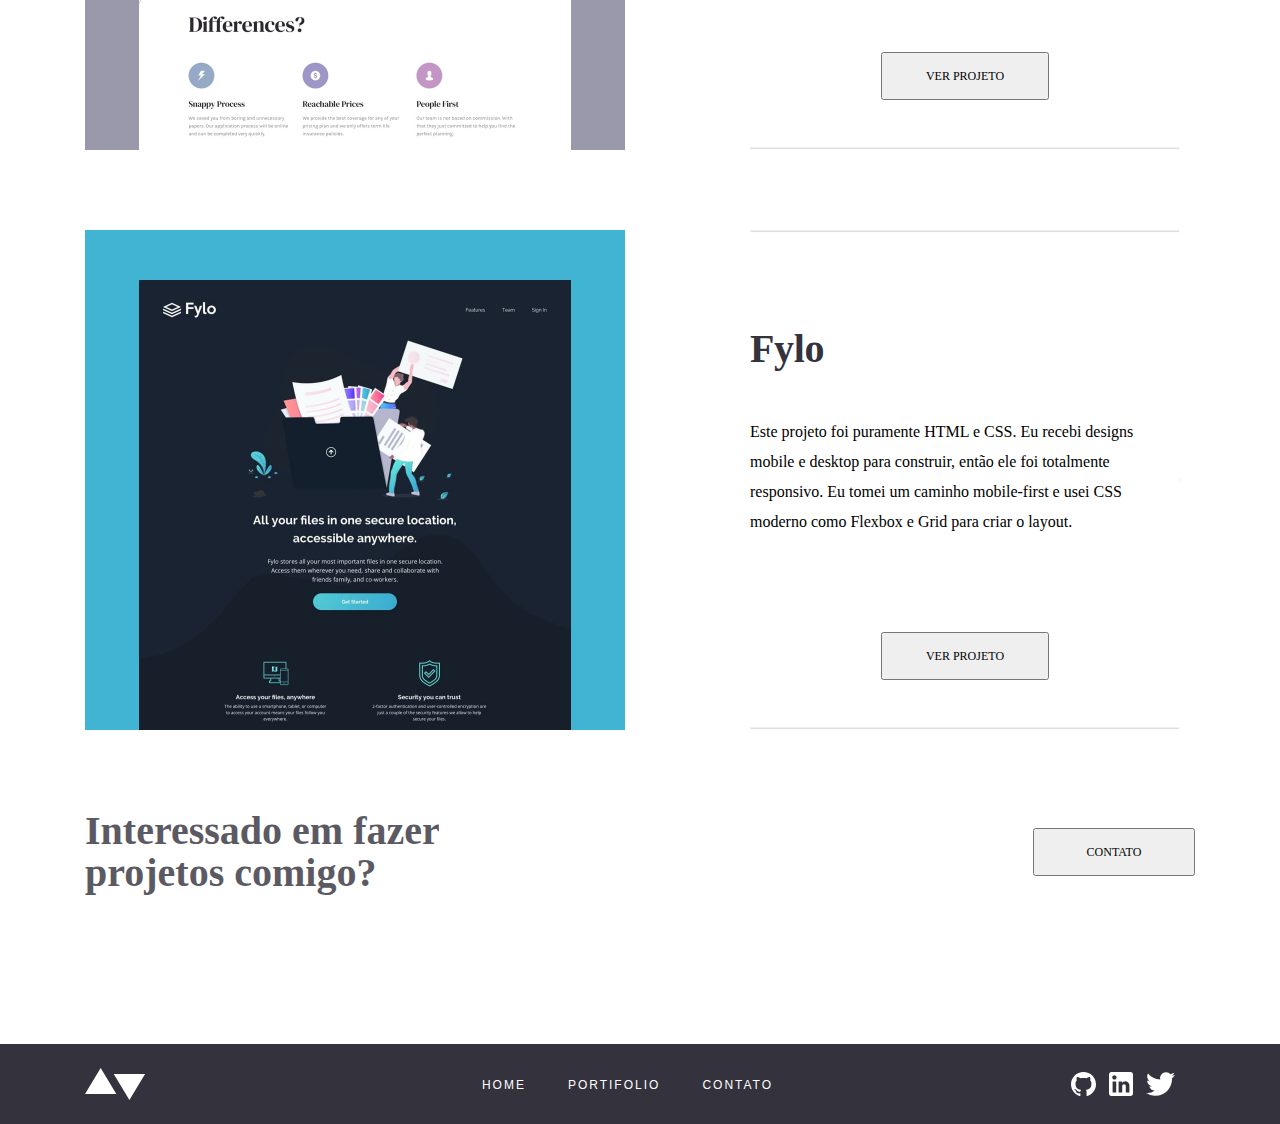
<file: pages/portfolio/portifolio.html>
<!DOCTYPE html>
<html lang="pt-BR">
  <head>
    <meta charset="UTF-8" />
    <meta name="viewport" content="width=device-width, initial-scale=1.0" />
    <link rel="stylesheet" href="../../css/global.css" />
    <link rel="stylesheet" href="../../css/header.css" />
    <link rel="stylesheet" href="../../css/footer.css" />
    <link rel="stylesheet" href="../portfolio/portifolio.css" />
    <title>PORTIFOLIO</title>
  </head>
  <body>
    <header>
      <a href="../home/home.html">
        <img src="../../assets/logo-dark.svg" alt="logo-dark" />
      </a>
      <nav>
        <a class="navigation-item" href="../home/home.html">HOME</a>
        <a class="navigation-item active" href="../portfolio/portifolio.html"
          >PORTIFOLIO</a
        >
        <a class="navigation-item" href="">CONTATO</a>
      </nav>
    </header>
    <main>
      <section class="manage_Section">
        <img src="../../assets/portfolio/manage/image-portfolio-manage.jpg" alt="imageprofile" width="540" height="500" >

        <div class="about">
            <hr>
            <p>
            <h2 class="about-title">Manage</h2>
            Esse projeto me fez criar uma landing page responsiza de acordo com o design que recebi. Usei HTML5, CSS Grid e JavaScript para as áreas interativas, como o slider de testimoniais.
            
            </p>
            <a href="../portfolio-01-manage/manage.html">
              <button>VER PROJETO</button>
            </a>
            <hr>
        </div>
        <hr>
      </section>
     
      <section class="manage_Section">
        <img src="../../assets/portfolio/bookmark/image-portfolio-bookmark.jpg" alt="imageprofile" width="540" height="500" >

        <div class="about">
            <hr>
            <p>
            <h2 class="about-title">Bookmark</h2>
            Esse projeto me fez criar uma landing page responsiza de acordo com o design que recebi. Usei HTML5, CSS Grid e JavaScript para as áreas interativas, como a área de Features.
            
            </p>
            <a href="../portfolio-02-bookmark/bookmark.html">
              <button>VER PROJETO</button>
            </a>
            <hr>
        </div>
        <hr>
      </section>
     
      <section class="manage_Section">
        <img src="../../assets/portfolio/insure/image-portfolio-insure.jpg" alt="imageprofile" width="540" height="500" >

        <div class="about">
            <hr>
            <p>
            <h2 class="about-title">Insure</h2>
            Este foi um projeto pequeno que consistiu em HTML e CSS principalmente. Eu construí uma landing page totalmente responsiva. O único JavaScript que usei foi para o menu de navegação mobile.
            
            </p>
            <a href="../portfolio-03-insure/insure.html">
              <button>VER PROJETO</button>
            </a>
            <hr>
        </div>
        <hr>
      </section>
      
      <section class="manage_Section">
        <img src="../../assets/portfolio/fylo/image-portfolio-fylo.jpg" alt="imageprofile" width="540" height="500" >

        <div class="about">
            <hr>
            <p>
            <h2 class="about-title">Fylo</h2>
            Este projeto foi puramente HTML e CSS. Eu recebi designs mobile e desktop para construir, então ele foi totalmente responsivo. Eu tomei um caminho mobile-first e usei CSS moderno como Flexbox e Grid para criar o layout.
            
            </p>
            <a href="../portfolio-04-fylo/fylo.html">
              <button>VER PROJETO</button>
            </a>
            <hr>
        </div>
        <hr>
      </section>
      

      <section class="contato">
        <p>Interessado em fazer projetos comigo?</p>
        <a href="../home/contato.html">  
          <button>CONTATO</button>
        </a>
      </section>
    </main>
    <footer>
      <div class="backgroundfooter">
        <img src="../../assets/logo-light.svg" alt="logo-light" />

        <nav class="navigation">
          <a class="navigation-item" href="../home/home.html">HOME</a>
          <a class="navigation-item" href="./portifolio.html"
            >PORTIFOLIO</a
          >
          <a class="navigation-item" href="">CONTATO</a>
        </nav>

        <div class="social-media">
          <img
            class="social-media-item"
            src="../../assets/icons/github-light.svg"
            alt="github"
          />
          <img
            class="social-media-item"
            src="../../assets/icons/linkedin-light.svg"
            alt="linkedin"
          />
          <img
            class="social-media-item"
            src="../../assets/icons/twitter-light.svg"
            alt="twitter"
          />
        </div>
      </div>
    </footer>
  </body>
</html>
</file>
<file: pages/home/home.css>
/* Seção hero */
.hero {
  height: 600px;
  background-image: url(../../assets/home/image-homepage-hero.jpg);
  display: flex;
  flex-direction: column;
  justify-content: end;
  background-size: cover;
  background-position: center;

  margin-bottom: 150px;
}

.hero_container {
  width: 445px;
  height: 357px;

  background-color: #fafafa;
  display: flex;
  flex-direction: column;
  justify-content: end;
}

.hero p {
  font-family: "Ibarra Real Nova";
  font-style: normal;
  font-weight: 700;
  font-size: 50px;

  line-height: 50px;

  color: #33323d;
}

.hero button {
  width: 200px;
  height: 48px;
  font-family: "Public Sans";

  font-weight: 400;
  font-size: 12px;
  line-height: 14px;
  text-align: center;
  background-color: #203a4c;
  color: #ffffff;
}

.button_container {
  display: flex;
  justify-content: flex-start;
  align-items: center;
  width: 200px;
  height: 48px;
}

.hero img {
  height: 48px;
  width: 48px;

  background-color: #1d3444;
}

/* SEÇAO SOBRE */
.sobre {
  display: flex;
  justify-content: center;
  margin: auto;
  width: 1110px;
  height: 600px;
  align-items: center;
  margin-bottom: 149px;
}

.sobre img {
  margin-right: 140px;
}

.about {
  width: 430px;
  height: 502px;

  display: flex;
  flex-direction: column;
  justify-content: space-between;
  align-items: center;
  margin-bottom: 24px;
  font-size: 16px;
  line-height: 30px;
}

.about-title {
  width: 430px;
  height: 42px;
  font-family: "Ibarra Real Nova";
  font-size: 40px;
  line-height: 42px;
  color: #33323d;
}
</file>
<file: css/global.css>
* {
  box-sizing: border-box;
  margin: 0px;
  padding: 0px;
  outline: none;
}

body {
  display: flex;
  flex-direction: column;
  justify-content: space-between;
  align-items: center;

  min-height: 100vh;
}

a {
  color: inherit;
  text-decoration: none;
}

button {
  cursor: pointer;
  display: flex;
  align-items: center;
  justify-content: center;
  width: 168px;
  height: 48px;

  font-family: "Public Sans";
  font-size: 12px;
  font-weight: 400;
  line-height: 14px;
  text-align: center;
}

p {
  font-family: "Public Sans", sans-serif;
  font-style: normal;
  font-weight: 400;
  line-height: 30px;

  color: #33323d;
  opacity: 0.8;
}

h1,
h2,
h3 {
  font-family: "Ibarra Real Nova" sans-serif;
  font-style: normal;
  color: #33323d;
}

h1 {
  font-weight: 700;
  font-size: 50px;
  line-height: 50px;
}

h2 {
  font-weight: 700;
  font-size: 40px;
  line-height: 42px;
  letter-spacing: -0.357143px;
}

h3 {
  font-weight: 400;
  font-size: 32px;
  line-height: 42px;
  letter-spacing: -0.285714px;
}

hr {
  width: 100%;
  height: 3px;

  background: #33323d;
  mix-blend-mode: normal;
  opacity: 0.15;
}

.active {
  color: #5fb4a2;
}

/* SEÇAO CONTATO */
.contato {
  width: 1110px;
  height: 84px;
  display: flex;
  justify-content: space-between;
  align-items: center;
  margin-bottom: 150px;
}

.contato button {
  width: 162px;
  height: 48px;
}

.contato p {
  width: 367px;
  height: 84px;
  font-family: "Ibarra Real Nova";
  font-size: 40px;
  color: #33323d;
  justify-content: center;
  font-weight: 700;
  line-height: 42px;
}

.about-title {
  width: 430px;
  height: 42px;

  font-size: 40px;
  line-height: 42px;
  color: #33323d;
}

.about {
  display: flex;

  height: 100%;
  flex-direction: column;
  justify-content: space-between;
  align-items: center;

  line-height: 30px;
}
</file>
<file: css/header.css>
header {
  width: 1111px;
  height: 32px;
  display: flex;
  justify-content: space-between;
  margin-bottom: 58px;
}

.navigation-item {
  margin-left: 38px;

  font-family: "Public Sans", sans-serif;
  font-style: normal;
  font-weight: 400;
  font-size: 12px;
  line-height: 14px;
  letter-spacing: 2px;
  text-transform: uppercase;
}
</file>
<file: css/footer.css>
.backgroundfooter {
  width: 1110px;
  height: 80px;
  display: flex;
  justify-content: space-between;
  align-self: flex-end;
  align-items: center;
}

footer {
  width: 100%;
  display: flex;
  justify-content: center;
  background-color: #33323d;
}

footer .navigation-item {
  color: white;
}

.social-media {
  margin-right: 20px;
  width: 104px;
  height: 24px;
  display: flex;
  justify-content: space-between;
}
</file>
<file: pages/home/contato.css>
main {
  width: 1115px;
  height: 600px;
  display: flex;
  flex-direction: column;
  justify-content: space-between;
}

span {
  display: flex;

  width: 635px;
}

h2 {
  display: flex;
}

input {
  width: 635px;
  height: 48px;
  margin-bottom: 20px;
}

button {
  color: rgba(255, 255, 255);
  background-color: rgba(32, 58, 76, 1);
}

.input_container {
  width: 1115px;
  display: flex;
  padding-top: 50px;
  align-items: center;
  justify-content: space-between;
}

.contact_inputs {
  display: flex;
  width: 635px;
  flex-direction: column;
  justify-content: space-between;
}

.contact_inputs input {
  margin-top: 10px;
}
.contact_container {
  display: flex;
  align-items: center;
  width: 1110px;
  gap: 40px;

  justify-content: space-between;
}

.space_down {
  display: flex;
  width: 635px;
  justify-content: end;
  padding-right: 70px;
}

.space_down img + img {
  margin-left: 10px;
}
</file>
<file: pages/portfolio-01-manage/manage.css>
main {
  display: flex;
  justify-content: space-between;
  flex-direction: column;
  margin: auto;
}

aside {
  width: 350px;
  height: 498px;
  margin-right: 125px;
  display: flex;
  flex-direction: column;
  justify-content: space-between;
  align-items: center;

  line-height: 30px;
}

aside h2 {
  width: 350px;
  height: 42px;
  font-family: Ibarra Real Nova;
  font-size: 40px;
  font-weight: 700;
  line-height: 42px;

  text-align: left;
}

.main_section {
  width: 1110px;
  height: 1192px;
  display: flex;
  justify-content: space-between;

  margin-bottom: 64px;
  gap: 20px;
  /* top: 805px;
  left: 165px;
  gap: 0px;
  opacity: 0px; */
}

main img:first-child {
  margin-bottom: 60px;
}
.main_previews {
  display: flex;
  flex-direction: column;
  justify-content: space-between;
}

.carousel {
  display: flex;
  height: 100%;
  flex-direction: row;
  padding: 30px;
  width: 100%;

  justify-content: space-between;
  align-items: center;
}

.title_carousel {
  text-align: center;
  display: flex;
  flex-direction: column;
}
.container_carousel {
  display: flex;
  gap: 10px;
}

.container_carousel img {
  width: 15px;
  height: 15px;
  margin-top: 25px;
}

.left {
  text-align: left;
}

.right {
  text-align: right;
} /* 
.carousel img {
  margin-top: 115px;
} */
</file>
<file: pages/portfolio/portifolio.css>
/* SEÇÃO MANAGE */
.manage_Section {
  width: 1015px;
  height: 500px;
  display: flex;
  justify-content: space-between;
  align-items: center;
  margin-bottom: 80px;
}

.manage_Section img {
  margin-right: 125px;
}

.about-title {
  width: 430px;
  height: 42px;

  font-size: 40px;
  line-height: 42px;
  color: #33323d;
}
.about {
  display: flex;

  height: 100%;
  flex-direction: column;
  justify-content: space-between;
  align-items: center;

  line-height: 30px;
}
</file>
